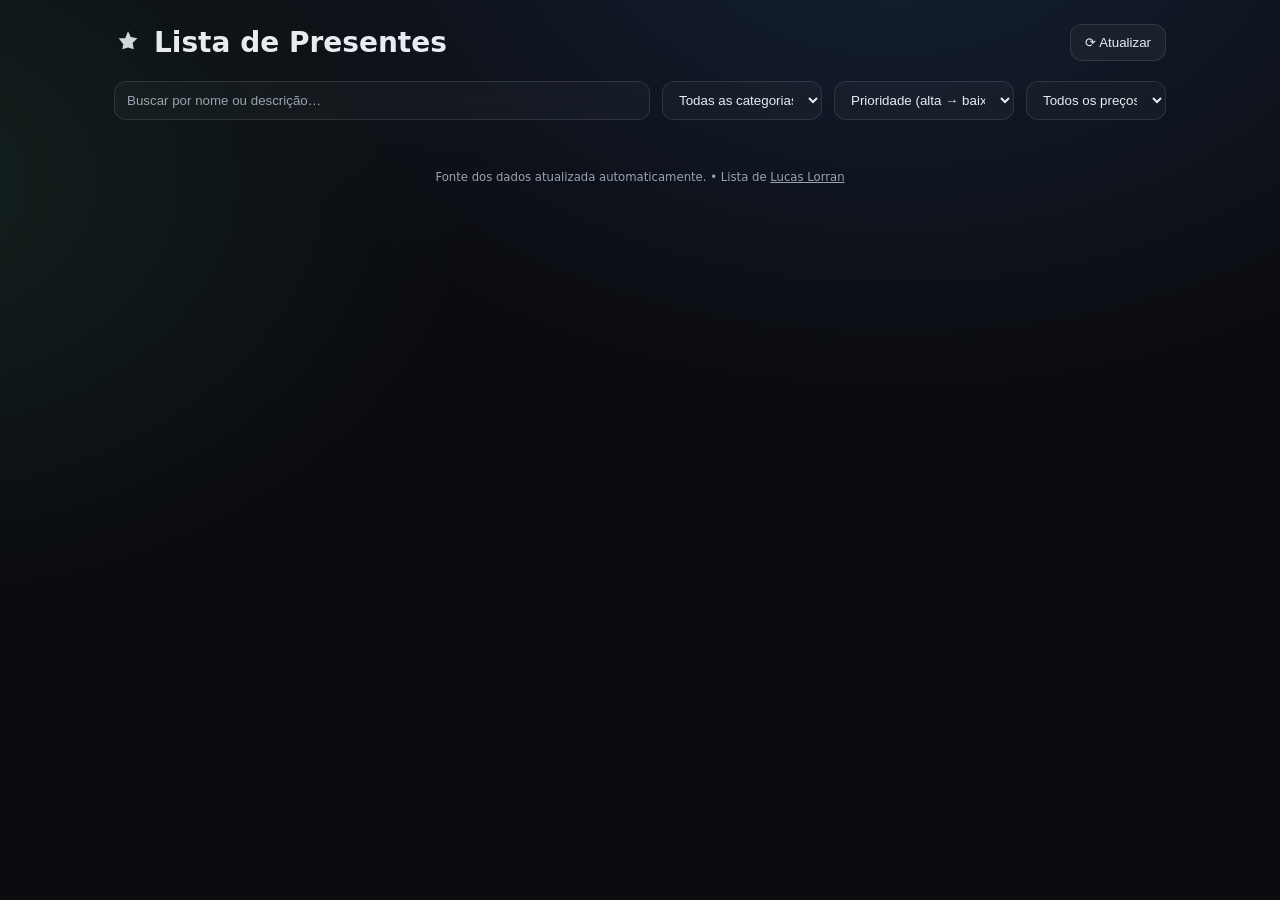
<file: index.html>
<!DOCTYPE html>
<html lang="pt-BR">
<head>
  <meta charset="utf-8" />
  <meta name="viewport" content="width=device-width, initial-scale=1" />
  <title>Lista de Presentes</title>
  <link href="https://static.vecteezy.com/system/resources/previews/015/693/011/non_2x/blue-gift-box-as-a-sign-of-christmas-greetings-these-assets-can-be-used-for-design-banners-advertisements-and-so-on-gift-box-illustration-files-free-png.png" rel="icon">
  <meta name="description" content="Lista de presentes dinâmica, atualizada a partir de um JSON hospedado em um Gist do GitHub." />

  <!--
    ✅ Como separar em arquivos:
      - Salve este arquivo como index.html
      - Tudo entre <style>...</style> pode ir para styles.css e ser linkado com:
          <link rel="stylesheet" href="styles.css">
      - Tudo entre <script>...</script> pode ir para app.js e ser linkado com:
          <script src="app.js" defer></script>
  -->

  <style>
    :root{
      --bg: #0b0c10;
      --card: #111317;
      --muted: #9aa3b2;
      --text: #e8ecf1;
      --accent: #22c55e; /* verde suave */
      --accent-2: #60a5fa; /* azul suave */
      --danger: #ef4444;
      --warning: #f59e0b;
      --radius: 16px;
      --shadow: 0 10px 30px rgba(0,0,0,.25);
    }

    * { box-sizing: border-box; }
    html, body { height: 100%; }
    body{
      margin:0; font-family: Inter, system-ui, -apple-system, Segoe UI, Roboto, Arial, "Noto Sans", "Helvetica Neue", sans-serif;
      background: radial-gradient(1200px 800px at 70% -10%, #142034 0%, transparent 60%),
                  radial-gradient(1000px 700px at -10% 20%, #13221f 0%, transparent 60%),
                  var(--bg);
      color: var(--text);
    }

    .wrap{ max-width: 1100px; margin: 0 auto; padding: 24px; }
    header{ display: flex; gap: 16px; align-items: center; justify-content: space-between; flex-wrap: wrap; margin-bottom: 20px; }
    .title{
      display:flex; align-items:center; gap:12px;
    }
    .badge{
      font-size: 12px; letter-spacing:.3px; text-transform: uppercase; color: #cbd5e1; background: rgba(148,163,184,.12);
      padding: 6px 10px; border-radius: 999px; border: 1px solid rgba(148,163,184,.18);
    }
    h1{ font-size: clamp(20px, 3vw, 28px); margin:0; font-weight: 700; }

    .toolbar{
      display: grid; grid-template-columns: 1fr; gap: 12px; width: 100%;
    }
    @media (min-width: 760px){
      .toolbar{ grid-template-columns: 1fr 160px 180px 140px; }
    }

    .control{
      background: rgba(255,255,255,.03); border: 1px solid rgba(148,163,184,.18); border-radius: 12px; padding: 10px 12px; color: var(--text);
      outline: none; backdrop-filter: blur(8px);
    }
    .control::placeholder{ color: var(--muted); }
    .btn{ cursor: pointer; border: 1px solid rgba(148,163,184,.18); background: #18212c; color: var(--text); padding: 10px 14px; border-radius: 12px; transition: transform .04s ease, background .2s ease; }
    .btn:hover{ background: #1b2633; }
    .btn:active{ transform: translateY(1px); }

    .grid{ display: grid; grid-template-columns: repeat(auto-fill, minmax(260px, 1fr)); gap: 16px; margin-top: 16px; }

    .card{
      background: linear-gradient(180deg, #0f1319 0%, #0e1014 100%);
      border: 1px solid rgba(148,163,184,.12);
      border-radius: var(--radius);
      overflow: hidden; box-shadow: var(--shadow); display:flex; flex-direction:column;
    }
    .thumb{ aspect-ratio: 16 / 10; width:100%; object-fit: cover; background:#0a0c0f; }
    .content{ padding: 14px; display:flex; flex-direction: column; gap: 10px; }

    .meta{ display:flex; align-items:center; gap: 8px; flex-wrap: wrap; }
    .pill{ font-size: 12px; padding: 4px 8px; border-radius: 999px; border:1px solid rgba(148,163,184,.18); color:#cbd5e1; }
    .pill.category{ background: rgba(96,165,250,.10); border-color: rgba(96,165,250,.25); }
    .pill.price{ background: rgba(34,197,94,.08); border-color: rgba(34,197,94,.25); }
    .pill.prio-alta{ background: rgba(239,68,68,.10); border-color: rgba(239,68,68,.35); color:#fecaca; }
    .pill.prio-media{ background: rgba(245,158,11,.10); border-color: rgba(245,158,11,.35); color:#fde68a; }
    .pill.prio-baixa{ background: rgba(148,163,184,.10); border-color: rgba(148,163,184,.25); }

    .actions{ display:flex; gap:8px; }
    .actions .btn.primary{ background: linear-gradient(180deg, #1e7f52, #169255); border: none; }
    .actions .btn.secondary{ background: #1c2330; }
    .actions .btn:disabled{ opacity:.6; cursor:not-allowed; }

    footer{ margin: 32px 0 16px; color: var(--muted); font-size: 14px; text-align:center; }
    .hidden{ display:none !important; }
    .empty{ text-align:center; color: var(--muted); padding: 40px 12px; border: 1px dashed rgba(148,163,184,.25); border-radius: 12px; background: rgba(255,255,255,.02); }
  </style>
</head>
<body>
  <div class="wrap">
    <header>
      <div class="title">
        <svg width="28" height="28" viewBox="0 0 24 24" fill="none" xmlns="http://www.w3.org/2000/svg" aria-hidden="true">
          <path d="M12 2l2.39 4.84L20 8l-4 3.9.94 5.48L12 15.77 7.06 17.38 8 13 4 8l5.61-.16L12 2z" fill="currentColor" opacity=".9"/>
        </svg>
        <div>
          <h1>Lista de Presentes</h1>
		<!-- <div class="badge">Atualiza a partir de um JSON em Gist</div> -->
        </div>
      </div>
      <button id="refreshBtn" class="btn" type="button" title="Atualizar">⟳ Atualizar</button>
    </header>

    <section class="toolbar" role="region" aria-label="Ferramentas de busca e filtro">
      <input id="search" class="control" type="search" placeholder="Buscar por nome ou descrição…" autocomplete="off" />
      <select id="category" class="control" title="Categoria">
        <option value="">Todas as categorias</option>
      </select>
      <select id="sort" class="control" title="Ordenar">
        <option value="prioridade-desc">Prioridade (alta → baixa)</option>
        <option value="preco-asc">Preço (menor → maior)</option>
        <option value="preco-desc">Preço (maior → menor)</option>
        <option value="nome-asc">Nome (A → Z)</option>
      </select>
      <select id="priceFilter" class="control" title="Faixa de preço">
        <option value="">Todos os preços</option>
        <option value="0-100">Até R$ 100</option>
        <option value="100-300">R$ 100–300</option>
        <option value="300-1000">R$ 300–1.000</option>
        <option value="1000-999999">Acima de R$ 1.000</option>
      </select>
    </section>

    <div id="emptyState" class="empty hidden">Nenhum item encontrado com os filtros atuais.</div>

    <main id="grid" class="grid" aria-live="polite"></main>

    <footer>
      <small>Fonte dos dados atualizada automaticamente. • Lista de <a href="https://lucaslorran.github.io" target="_blank" rel="noopener" style="color:inherit;">Lucas Lorran</a></small>
    </footer>
  </div>

  <script>
    // === CONFIGURAÇÃO ======================================
    const GIST_RAW_URL = "https://lucaslorran.github.io/site/dados.json";
	  
    // Caso tenha problemas de CORS ou queira fixar uma revisão específica, comente a linha acima
    // e descomente a linha abaixo (usa uma revisão exata). Atualize o hash quando editar o Gist.
    // const GIST_RAW_URL = "https://gist.githubusercontent.com/LucasLorran22/adac09cec148109558cde0971d470a78/raw/93f48a2d816954d3a2e27706087d96e443b6fbaf/lista_itens";

    // === UTILITÁRIOS =======================================
    const el = sel => document.querySelector(sel);
    const formatBRL = v => Number(v).toLocaleString('pt-BR', { style: 'currency', currency: 'BRL' });
    const prioridadeRank = p => ({ alta: 3, media: 2, baixa: 1 }[String(p).toLowerCase()] || 0);

    // === ESTADO ===========================================
    let state = {
      items: [],
      filtered: [],
      categories: new Set(),
      filters: { q: '', category: '', priceRange: '', sort: 'prioridade-desc' }
    };

    // === BUSCA ============================================
    async function fetchLista(){
      const res = await fetch(GIST_RAW_URL, { cache: 'no-store' });
      if(!res.ok) throw new Error(`Falha ao carregar JSON (${res.status})`);
      const data = await res.json();
      if(!Array.isArray(data)) throw new Error('O JSON deve ser um array de itens.');
      // Normaliza e coleta categorias
      state.categories = new Set();
      state.items = data.map((it, idx) => ({
        id: idx + 1,
        nome: it.nome ?? 'Item sem nome',
        descricao: it.descricao ?? '',
        preco: Number(it.preco ?? 0),
        categoria: (it.categoria ?? 'outros').toString(),
        link: (it.link ?? '').toString(),
        prioridade: (it.prioridade ?? 'baixa').toString().toLowerCase(),
        imagem: (it.imagem ?? '').toString()
      })).map(it => { state.categories.add(it.categoria); return it; });
      applyFilters();
      buildCategoryOptions();
    }

    // === RENDER ===========================================
    function buildCategoryOptions(){
      const select = el('#category');
      const current = select.value; // preserva seleção
      select.innerHTML = '<option value="">Todas as categorias</option>' +
        Array.from(state.categories).sort((a,b)=>a.localeCompare(b,'pt-BR')).map(c=>`<option value="${c}">${capitalize(c)}</option>`).join('');
      // restaura seleção se existir
      const exists = Array.from(select.options).some(o => o.value === current);
      if(exists) select.value = current;
    }

    function render(){
      const grid = el('#grid');
      grid.innerHTML = '';
      if(!state.filtered.length){
        el('#emptyState').classList.remove('hidden');
        return;
      }
      el('#emptyState').classList.add('hidden');

      const frag = document.createDocumentFragment();
      for(const item of state.filtered){
        frag.appendChild(card(item));
      }
      grid.appendChild(frag);
    }

    function card(item){
      const hasLink = !!item.link && item.link.startsWith('http');
      const imgSrc = item.imagem || `https://via.placeholder.com/640x400/111827/94a3b8?text=${encodeURIComponent(item.nome)}`;

      const root = document.createElement('article');
      root.className = 'card';
      root.innerHTML = `
        <img class="thumb" src="${imgSrc}" alt="Imagem de ${escapeHtml(item.nome)}" loading="lazy" onerror="this.src='https://via.placeholder.com/640x400/111827/94a3b8?text=Imagem+indispon%C3%ADvel'" />
        <div class="content">
          <h2 style="margin:0 0 2px; font-size:18px; line-height:1.2">${escapeHtml(item.nome)}</h2>
          <p style="margin:0; color: var(--muted); font-size: 14px;">${escapeHtml(item.descricao)}</p>
          <div class="meta">
            <span class="pill price">${formatBRL(item.preco)}</span>
            <span class="pill category">${capitalize(item.categoria)}</span>
            <span class="pill ${prioClass(item.prioridade)}">Prioridade: ${capitalize(item.prioridade)}</span>
          </div>
          <div class="actions">
            <button class="btn secondary" type="button" aria-label="Copiar nome do item" data-action="copy" data-name="${escapeAttr(item.nome)}">📋 Copiar nome</button>
            <a class="btn primary" ${hasLink ? `href="${item.link}" target="_blank" rel="noopener"` : 'tabindex="-1" aria-disabled="true"'}>
              🛒 ${hasLink ? 'Ver/Comprar' : 'Sem link'}
            </a>
          </div>
        </div>
      `;
      root.querySelector('[data-action="copy"]').addEventListener('click', async (ev)=>{
        try{
          await navigator.clipboard.writeText(item.nome);
          ev.currentTarget.textContent = '✔ Copiado!';
          setTimeout(()=> ev.currentTarget.textContent = '📋 Copiar nome', 1200);
        }catch(err){
          alert('Não foi possível copiar.');
        }
      });
      return root;
    }

    function prioClass(p){
      const val = String(p).toLowerCase();
      if(val === 'alta') return 'pill prio-alta';
      if(val === 'media' || val === 'média') return 'pill prio-media';
      return 'pill prio-baixa';
    }

    const capitalize = s => (s||'').charAt(0).toUpperCase() + (s||'').slice(1);
    const escapeHtml = s => String(s).replace(/[&<>"']/g, m => ({'&':'&amp;','<':'&lt;','>':'&gt;','"':'&quot;','\'':'&#39;'}[m]));
    const escapeAttr = s => String(s).replace(/"/g, '&quot;');

    // === FILTROS ==========================================
    function applyFilters(){
      const { q, category, priceRange, sort } = state.filters;
      let result = [...state.items];

      if(q){
        const needle = q.trim().toLowerCase();
        result = result.filter(it => (it.nome+" "+it.descricao).toLowerCase().includes(needle));
      }
      if(category){
        result = result.filter(it => it.categoria.toLowerCase() === category.toLowerCase());
      }
      if(priceRange){
        const [min, max] = priceRange.split('-').map(Number);
        result = result.filter(it => it.preco >= min && it.preco <= max);
      }

      // Ordenação
      if(sort === 'preco-asc') result.sort((a,b) => a.preco - b.preco);
      else if(sort === 'preco-desc') result.sort((a,b) => b.preco - a.preco);
      else if(sort === 'nome-asc') result.sort((a,b) => a.nome.localeCompare(b.nome, 'pt-BR'));
      else if(sort === 'prioridade-desc') result.sort((a,b) => prioridadeRank(b.prioridade) - prioridadeRank(a.prioridade));

      state.filtered = result;
      render();
    }

    // === EVENTOS ==========================================
    function wire(){
      el('#search').addEventListener('input', (e)=>{ state.filters.q = e.target.value; applyFilters(); });
      el('#category').addEventListener('change', (e)=>{ state.filters.category = e.target.value; applyFilters(); });
      el('#sort').addEventListener('change', (e)=>{ state.filters.sort = e.target.value; applyFilters(); });
      el('#priceFilter').addEventListener('change', (e)=>{ state.filters.priceRange = e.target.value; applyFilters(); });
      el('#refreshBtn').addEventListener('click', ()=> refresh());
    }

    async function refresh(){
      el('#refreshBtn').disabled = true;
      el('#refreshBtn').textContent = '⟳ Atualizando…';
      try{
        await fetchLista();
      }catch(err){
        console.error(err);
        alert('Erro ao atualizar a lista: ' + err.message);
      }finally{
        el('#refreshBtn').disabled = false;
        el('#refreshBtn').textContent = '⟳ Atualizar';
      }
    }

    // === START ============================================
    (async function init(){
      wire();
      await refresh();
    })();
  </script>
</body>
</html>
</file>
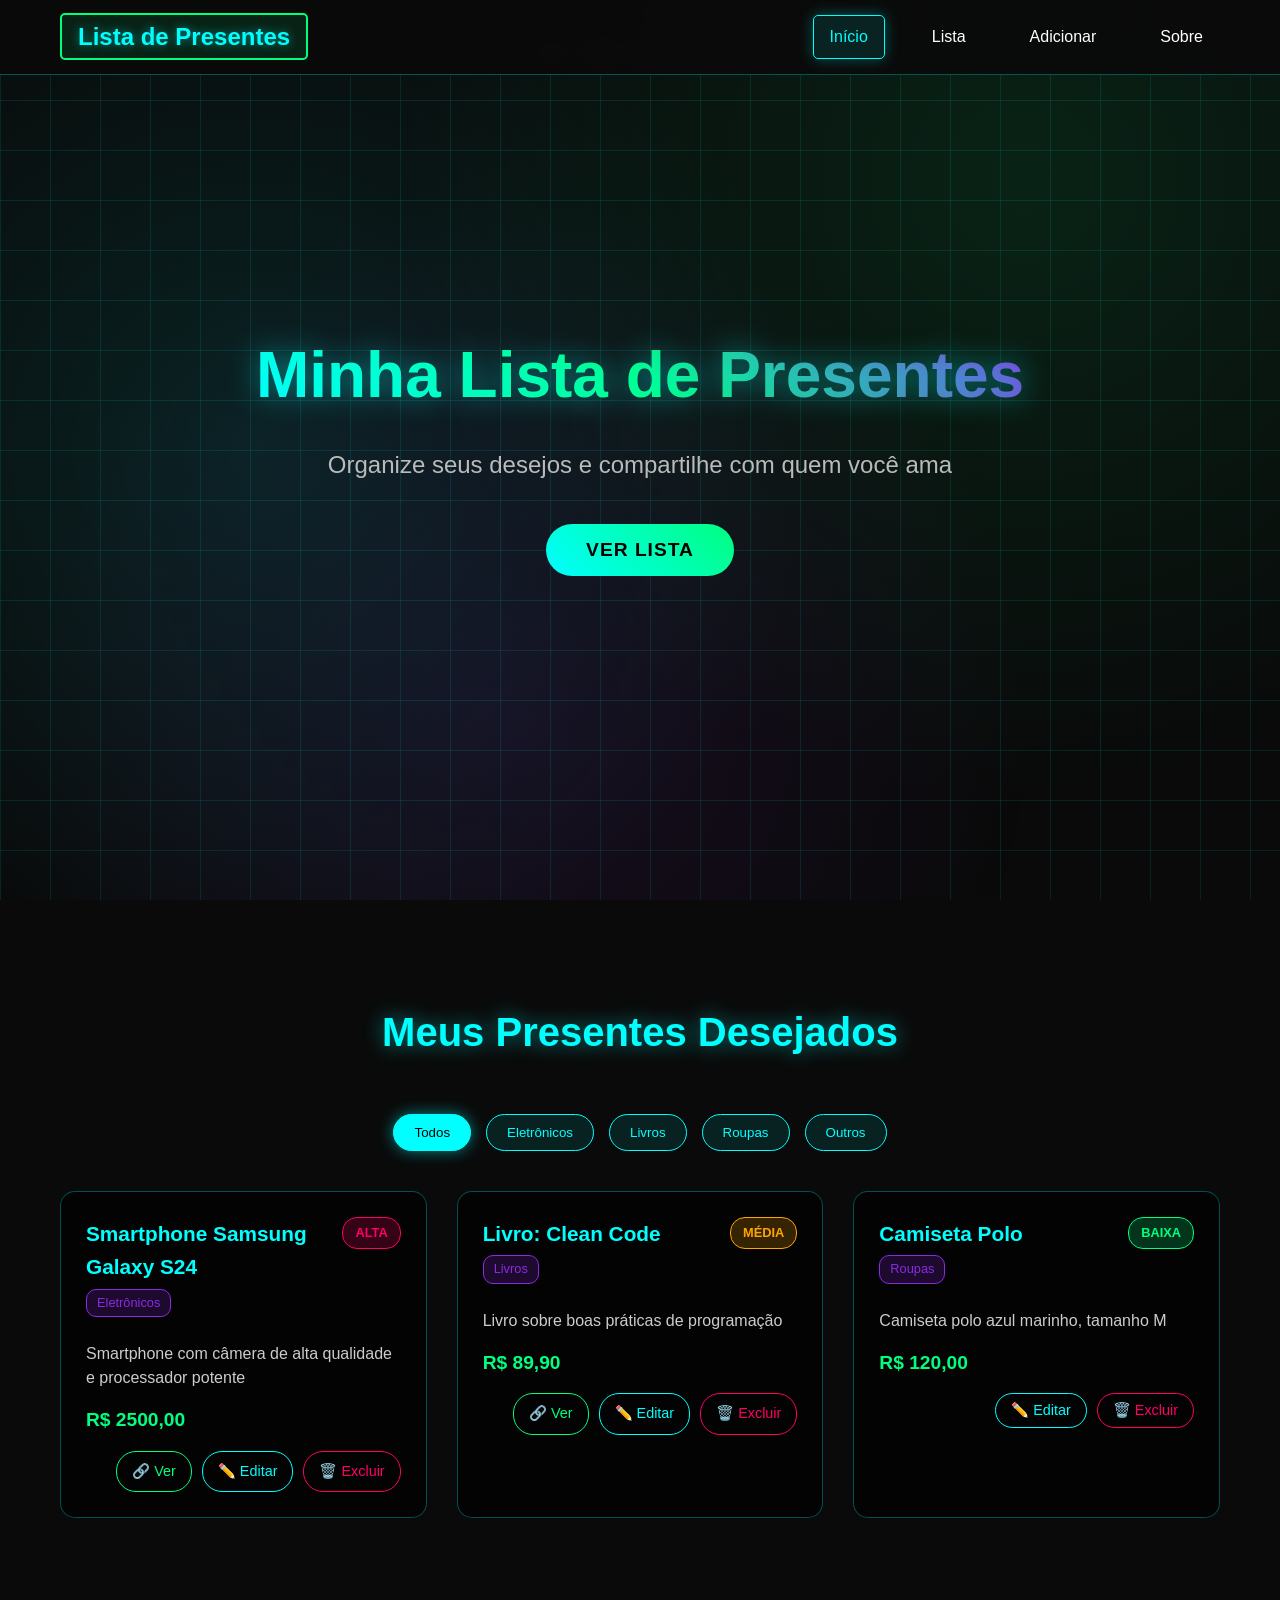
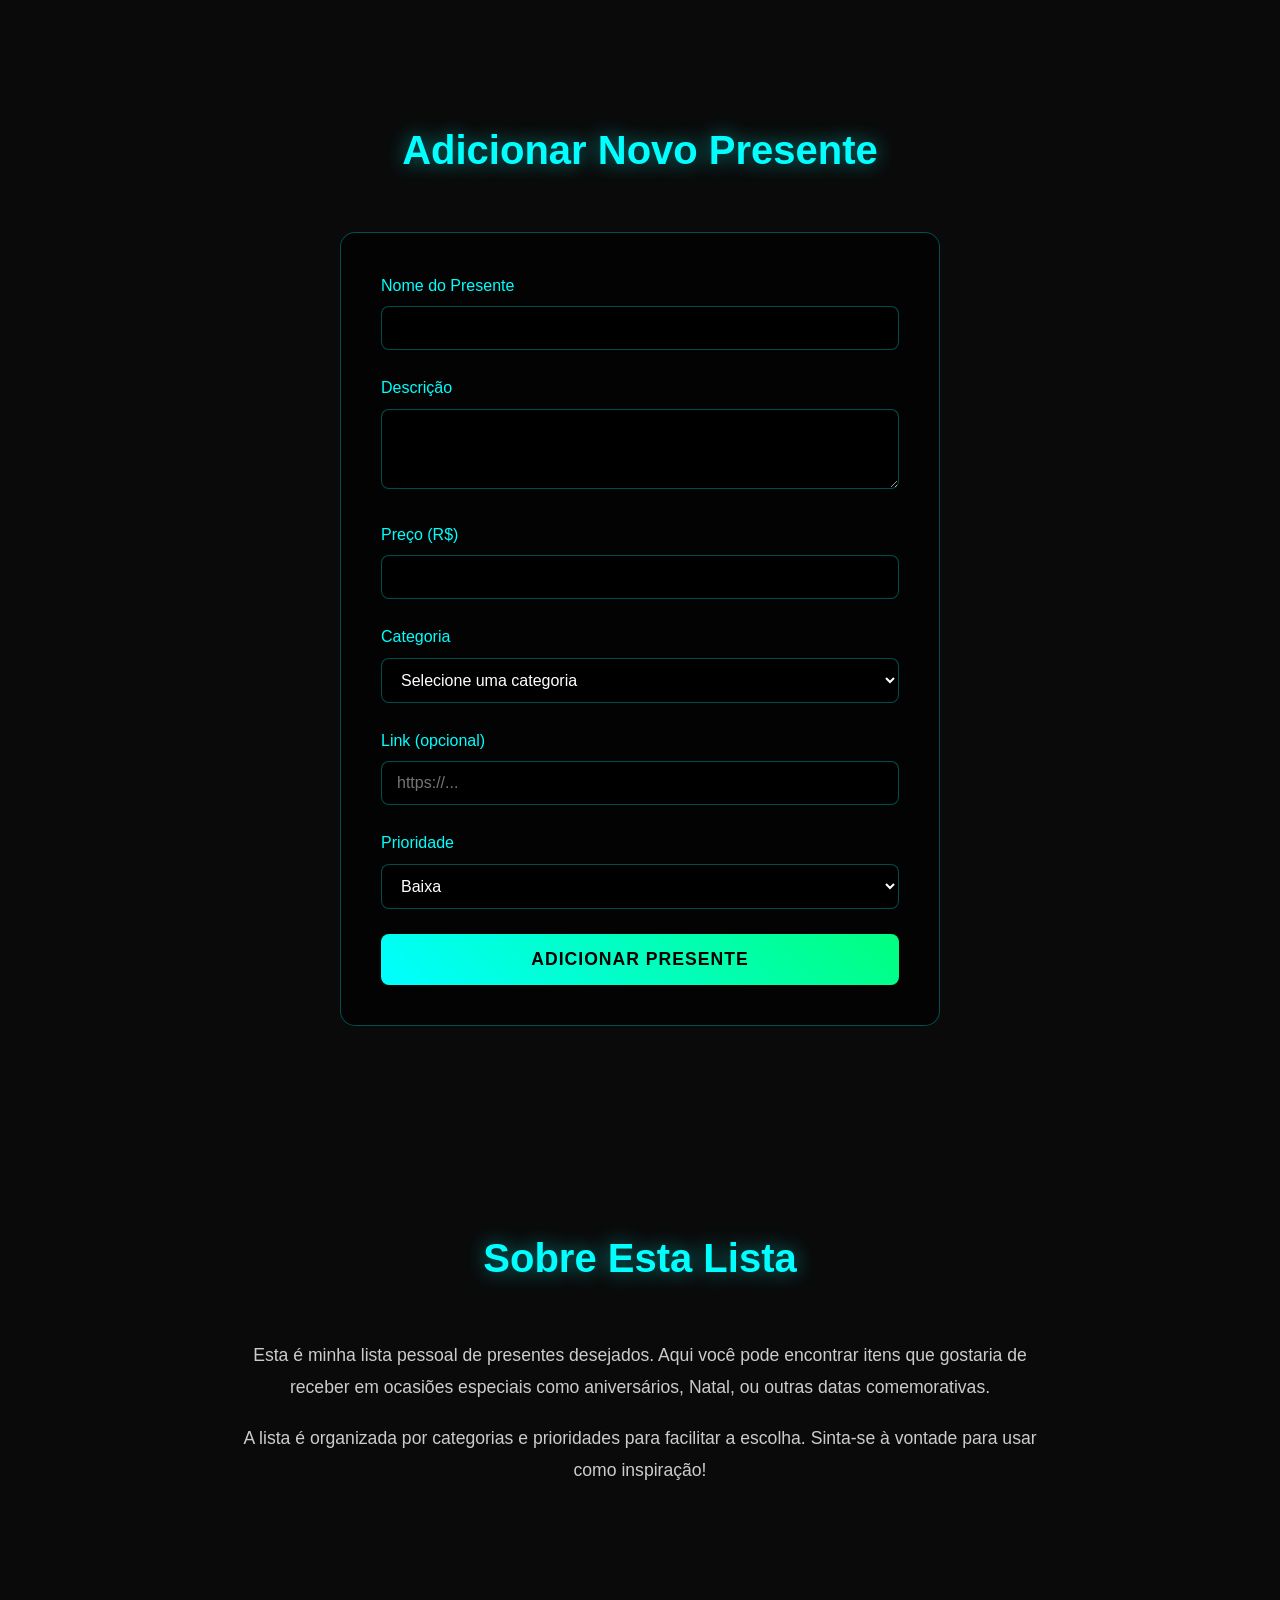
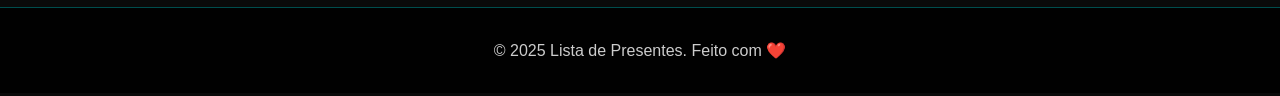
<file: old/index.html>
<!DOCTYPE html>
<html lang="pt-BR">
<head>
    <meta charset="UTF-8">
    <meta name="viewport" content="width=device-width, initial-scale=1.0">
	<link rel="icon" href="https://www.pngall.com/wp-content/uploads/2016/07/Birthday-Present-PNG.png" type="image/x-icon">
    <title>Lista de Presentes</title>
    <link rel="stylesheet" href="style.css">
	
</head>
<body>
    <div class="circuit-bg"></div>
    
    <header class="header">
        <div class="container">
            <div class="logo">
                <span class="logo-text">Lista de Presentes</span>
            </div>
            <nav class="nav">
                <a href="#home" class="nav-link active">Início</a>
                <a href="#lista" class="nav-link">Lista</a>
                <a href="#adicionar" class="nav-link">Adicionar</a>
                <a href="#sobre" class="nav-link">Sobre</a>
            </nav>
        </div>
    </header>

    <main>
        <section id="home" class="hero">
            <div class="container">
                <h1 class="hero-title">Minha Lista de Presentes</h1>
                <p class="hero-subtitle">Organize seus desejos e compartilhe com quem você ama</p>
                <button class="cta-button" onclick="scrollToSection('lista')">
                    Ver Lista
                    <span class="button-glow"></span>
                </button>
            </div>
        </section>

        <section id="lista" class="lista-section">
            <div class="container">
                <h2 class="section-title">Meus Presentes Desejados</h2>
                <div class="filter-controls">
                    <button class="filter-btn active" data-filter="todos">Todos</button>
                    <button class="filter-btn" data-filter="eletronicos">Eletrônicos</button>
                    <button class="filter-btn" data-filter="livros">Livros</button>
                    <button class="filter-btn" data-filter="roupas">Roupas</button>
                    <button class="filter-btn" data-filter="outros">Outros</button>
                </div>
                <div class="presentes-grid" id="presentesGrid">
                    <!-- Os presentes serão inseridos aqui via JavaScript -->
                </div>
            </div>
        </section>

        <section id="adicionar" class="adicionar-section">
            <div class="container">
                <h2 class="section-title">Adicionar Novo Presente</h2>
                <form class="presente-form" id="presenteForm">
                    <div class="form-group">
                        <label for="nome">Nome do Presente</label>
                        <input type="text" id="nome" name="nome" required>
                    </div>
                    <div class="form-group">
                        <label for="descricao">Descrição</label>
                        <textarea id="descricao" name="descricao" rows="3"></textarea>
                    </div>
                    <div class="form-group">
                        <label for="preco">Preço (R$)</label>
                        <input type="number" id="preco" name="preco" step="0.01" min="0">
                    </div>
                    <div class="form-group">
                        <label for="categoria">Categoria</label>
                        <select id="categoria" name="categoria" required>
                            <option value="">Selecione uma categoria</option>
                            <option value="eletronicos">Eletrônicos</option>
                            <option value="livros">Livros</option>
                            <option value="roupas">Roupas</option>
                            <option value="outros">Outros</option>
                        </select>
                    </div>
                    <div class="form-group">
                        <label for="link">Link (opcional)</label>
                        <input type="url" id="link" name="link" placeholder="https://...">
                    </div>
                    <div class="form-group">
                        <label for="prioridade">Prioridade</label>
                        <select id="prioridade" name="prioridade" required>
                            <option value="baixa">Baixa</option>
                            <option value="media">Média</option>
                            <option value="alta">Alta</option>
                        </select>
                    </div>
                    <button type="submit" class="submit-btn">
                        Adicionar Presente
                        <span class="button-glow"></span>
                    </button>
                </form>
            </div>
        </section>

        <section id="sobre" class="sobre-section">
            <div class="container">
                <h2 class="section-title">Sobre Esta Lista</h2>
                <div class="sobre-content">
                    <p>Esta é minha lista pessoal de presentes desejados. Aqui você pode encontrar itens que gostaria de receber em ocasiões especiais como aniversários, Natal, ou outras datas comemorativas.</p>
                    <p>A lista é organizada por categorias e prioridades para facilitar a escolha. Sinta-se à vontade para usar como inspiração!</p>
                </div>
            </div>
        </section>
    </main>

    <footer class="footer">
        <div class="container">
            <p>&copy; 2025 Lista de Presentes. Feito com ❤️</p>
        </div>
    </footer>

    <!-- Modal para editar presente -->
    <div id="editModal" class="modal">
        <div class="modal-content">
            <span class="close">&times;</span>
            <h3>Editar Presente</h3>
            <form id="editForm">
                <div class="form-group">
                    <label for="editNome">Nome do Presente</label>
                    <input type="text" id="editNome" name="nome" required>
                </div>
                <div class="form-group">
                    <label for="editDescricao">Descrição</label>
                    <textarea id="editDescricao" name="descricao" rows="3"></textarea>
                </div>
                <div class="form-group">
                    <label for="editPreco">Preço (R$)</label>
                    <input type="number" id="editPreco" name="preco" step="0.01" min="0">
                </div>
                <div class="form-group">
                    <label for="editCategoria">Categoria</label>
                    <select id="editCategoria" name="categoria" required>
                        <option value="eletronicos">Eletrônicos</option>
                        <option value="livros">Livros</option>
                        <option value="roupas">Roupas</option>
                        <option value="outros">Outros</option>
                    </select>
                </div>
                <div class="form-group">
                    <label for="editLink">Link (opcional)</label>
                    <input type="url" id="editLink" name="link" placeholder="https://...">
                </div>
                <div class="form-group">
                    <label for="editPrioridade">Prioridade</label>
                    <select id="editPrioridade" name="prioridade" required>
                        <option value="baixa">Baixa</option>
                        <option value="media">Média</option>
                        <option value="alta">Alta</option>
                    </select>
                </div>
                <button type="submit" class="submit-btn">
                    Salvar Alterações
                    <span class="button-glow"></span>
                </button>
            </form>
        </div>
    </div>

    <script src="script.js"></script>
</body>
</html>
</file>
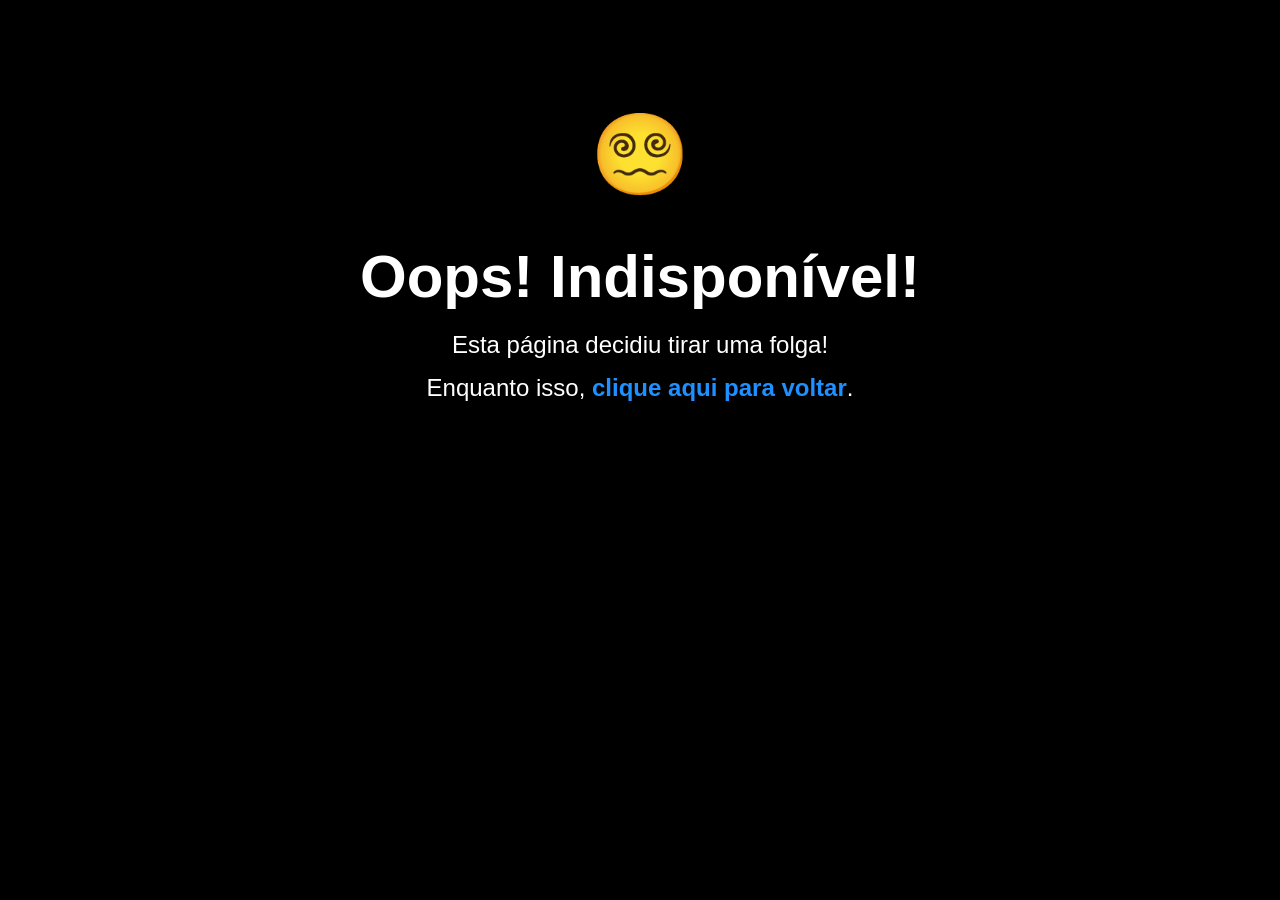
<file: pagina_indisponivel.html>
<!DOCTYPE html>
<html lang="pt-BR">
<head>
    <meta charset="UTF-8">
    <meta name="viewport" content="width=device-width, initial-scale=1.0">
    <title>Página Indisponível</title>
    <style>
        body {
            background-color: #000;
            color: #fff;
            font-family: 'Arial', sans-serif;
            text-align: center;
            padding: 100px;
        }

        h1 {
            font-size: 60px;
            margin-bottom: 20px;
        }

        p {
            font-size: 24px;
            margin: 15px 0;
        }

        a {
            color: #1e90ff;
            text-decoration: none;
            font-weight: bold;
        }

        a:hover {
            text-decoration: underline;
        }

        .emoji {
            font-size: 80px;
        }
    </style>
</head>
<body>

    <div class="emoji">😵‍💫</div>
    <h1>Oops! Indisponível!</h1>
    <p>Esta página decidiu tirar uma folga!</p>
    <p>Enquanto isso, <a href="#">clique aqui para voltar</a>.</p>

</body>
</html>
</file>
<file: old/style.css>
/* Reset e configurações básicas */
* {
    margin: 0;
    padding: 0;
    box-sizing: border-box;
}

body {
    font-family: 'Segoe UI', Tahoma, Geneva, Verdana, sans-serif;
    background: #0a0a0a;
    color: #ffffff;
    line-height: 1.6;
    overflow-x: hidden;
}

.container {
    max-width: 1200px;
    margin: 0 auto;
    padding: 0 20px;
}

/* Background com circuitos */
.circuit-bg {
    position: fixed;
    top: 0;
    left: 0;
    width: 100%;
    height: 100%;
    background: 
        radial-gradient(circle at 20% 50%, rgba(0, 255, 255, 0.1) 0%, transparent 50%),
        radial-gradient(circle at 80% 20%, rgba(0, 255, 127, 0.1) 0%, transparent 50%),
        radial-gradient(circle at 40% 80%, rgba(138, 43, 226, 0.1) 0%, transparent 50%);
    background-size: 100% 100%;
    z-index: -2;
}

.circuit-bg::before {
    content: '';
    position: absolute;
    top: 0;
    left: 0;
    width: 100%;
    height: 100%;
    background-image: 
        linear-gradient(90deg, rgba(0, 255, 255, 0.1) 1px, transparent 1px),
        linear-gradient(rgba(0, 255, 255, 0.1) 1px, transparent 1px);
    background-size: 50px 50px;
    animation: circuitMove 20s linear infinite;
    z-index: -1;
}

@keyframes circuitMove {
    0% { transform: translate(0, 0); }
    100% { transform: translate(50px, 50px); }
}

/* Header */
.header {
    position: fixed;
    top: 0;
    left: 0;
    width: 100%;
    background: rgba(10, 10, 10, 0.95);
    backdrop-filter: blur(10px);
    border-bottom: 1px solid rgba(0, 255, 255, 0.3);
    z-index: 1000;
    padding: 15px 0;
}

.header .container {
    display: flex;
    justify-content: space-between;
    align-items: center;
}

.logo-text {
    font-size: 24px;
    font-weight: bold;
    color: #00ffff;
    text-shadow: 0 0 10px rgba(0, 255, 255, 0.5);
    border: 2px solid #00ff7f;
    padding: 8px 16px;
    border-radius: 5px;
    background: rgba(0, 255, 127, 0.1);
}

.nav {
    display: flex;
    gap: 30px;
}

.nav-link {
    color: #ffffff;
    text-decoration: none;
    padding: 8px 16px;
    border-radius: 5px;
    transition: all 0.3s ease;
    position: relative;
    border: 1px solid transparent;
}

.nav-link:hover,
.nav-link.active {
    color: #00ffff;
    border-color: #00ffff;
    box-shadow: 0 0 15px rgba(0, 255, 255, 0.3);
    background: rgba(0, 255, 255, 0.1);
}

/* Hero Section */
.hero {
    min-height: 100vh;
    display: flex;
    align-items: center;
    justify-content: center;
    text-align: center;
    position: relative;
}

.hero-title {
    font-size: 4rem;
    font-weight: bold;
    margin-bottom: 20px;
    background: linear-gradient(45deg, #00ffff, #00ff7f, #8a2be2);
    background-clip: text;
    -webkit-background-clip: text;
    -webkit-text-fill-color: transparent;
    text-shadow: 0 0 30px rgba(0, 255, 255, 0.5);
    animation: titleGlow 3s ease-in-out infinite alternate;
}

@keyframes titleGlow {
    0% { filter: brightness(1); }
    100% { filter: brightness(1.2); }
}

.hero-subtitle {
    font-size: 1.5rem;
    color: #cccccc;
    margin-bottom: 40px;
    opacity: 0.9;
}

.cta-button {
    background: linear-gradient(45deg, #00ffff, #00ff7f);
    color: #000000;
    border: none;
    padding: 15px 40px;
    font-size: 1.2rem;
    font-weight: bold;
    border-radius: 50px;
    cursor: pointer;
    position: relative;
    overflow: hidden;
    transition: all 0.3s ease;
    text-transform: uppercase;
    letter-spacing: 1px;
}

.cta-button:hover {
    transform: translateY(-3px);
    box-shadow: 0 10px 30px rgba(0, 255, 255, 0.4);
}

.button-glow {
    position: absolute;
    top: 0;
    left: -100%;
    width: 100%;
    height: 100%;
    background: linear-gradient(90deg, transparent, rgba(255, 255, 255, 0.4), transparent);
    transition: left 0.5s;
}

.cta-button:hover .button-glow {
    left: 100%;
}

/* Sections */
section {
    padding: 100px 0;
    position: relative;
}

.section-title {
    font-size: 2.5rem;
    text-align: center;
    margin-bottom: 50px;
    color: #00ffff;
    text-shadow: 0 0 20px rgba(0, 255, 255, 0.5);
}

/* Lista Section */
.filter-controls {
    display: flex;
    justify-content: center;
    gap: 15px;
    margin-bottom: 40px;
    flex-wrap: wrap;
}

.filter-btn {
    background: rgba(0, 255, 255, 0.1);
    color: #00ffff;
    border: 1px solid #00ffff;
    padding: 10px 20px;
    border-radius: 25px;
    cursor: pointer;
    transition: all 0.3s ease;
    font-weight: 500;
}

.filter-btn:hover,
.filter-btn.active {
    background: #00ffff;
    color: #000000;
    box-shadow: 0 0 15px rgba(0, 255, 255, 0.5);
}

.presentes-grid {
    display: grid;
    grid-template-columns: repeat(auto-fit, minmax(300px, 1fr));
    gap: 30px;
    margin-top: 40px;
}

.presente-card {
    background: rgba(0, 0, 0, 0.7);
    border: 1px solid rgba(0, 255, 255, 0.3);
    border-radius: 15px;
    padding: 25px;
    transition: all 0.3s ease;
    position: relative;
    overflow: hidden;
}

.presente-card::before {
    content: '';
    position: absolute;
    top: 0;
    left: 0;
    width: 100%;
    height: 2px;
    background: linear-gradient(90deg, #00ffff, #00ff7f, #8a2be2);
    transform: scaleX(0);
    transition: transform 0.3s ease;
}

.presente-card:hover::before {
    transform: scaleX(1);
}

.presente-card:hover {
    transform: translateY(-10px);
    border-color: #00ffff;
    box-shadow: 0 15px 40px rgba(0, 255, 255, 0.2);
}

.presente-header {
    display: flex;
    justify-content: space-between;
    align-items: flex-start;
    margin-bottom: 15px;
}

.presente-nome {
    font-size: 1.3rem;
    font-weight: bold;
    color: #00ffff;
    margin-bottom: 5px;
}

.presente-prioridade {
    padding: 5px 12px;
    border-radius: 15px;
    font-size: 0.8rem;
    font-weight: bold;
    text-transform: uppercase;
}

.prioridade-alta {
    background: rgba(255, 0, 100, 0.2);
    color: #ff0064;
    border: 1px solid #ff0064;
}

.prioridade-media {
    background: rgba(255, 165, 0, 0.2);
    color: #ffa500;
    border: 1px solid #ffa500;
}

.prioridade-baixa {
    background: rgba(0, 255, 127, 0.2);
    color: #00ff7f;
    border: 1px solid #00ff7f;
}

.presente-categoria {
    background: rgba(138, 43, 226, 0.2);
    color: #8a2be2;
    padding: 3px 10px;
    border-radius: 10px;
    font-size: 0.8rem;
    display: inline-block;
    margin-bottom: 10px;
    border: 1px solid #8a2be2;
}

.presente-descricao {
    color: #cccccc;
    margin-bottom: 15px;
    line-height: 1.5;
}

.presente-preco {
    font-size: 1.2rem;
    font-weight: bold;
    color: #00ff7f;
    margin-bottom: 15px;
}

.presente-actions {
    display: flex;
    gap: 10px;
    justify-content: flex-end;
}

.action-btn {
    background: none;
    border: 1px solid;
    padding: 8px 15px;
    border-radius: 20px;
    cursor: pointer;
    font-size: 0.9rem;
    transition: all 0.3s ease;
    text-decoration: none;
    display: inline-flex;
    align-items: center;
    gap: 5px;
}

.edit-btn {
    color: #00ffff;
    border-color: #00ffff;
}

.edit-btn:hover {
    background: #00ffff;
    color: #000000;
}

.delete-btn {
    color: #ff0064;
    border-color: #ff0064;
}

.delete-btn:hover {
    background: #ff0064;
    color: #ffffff;
}

.link-btn {
    color: #00ff7f;
    border-color: #00ff7f;
}

.link-btn:hover {
    background: #00ff7f;
    color: #000000;
}

/* Form Section */
.presente-form {
    max-width: 600px;
    margin: 0 auto;
    background: rgba(0, 0, 0, 0.7);
    padding: 40px;
    border-radius: 15px;
    border: 1px solid rgba(0, 255, 255, 0.3);
}

.form-group {
    margin-bottom: 25px;
}

.form-group label {
    display: block;
    margin-bottom: 8px;
    color: #00ffff;
    font-weight: 500;
}

.form-group input,
.form-group textarea,
.form-group select {
    width: 100%;
    padding: 12px 15px;
    background: rgba(0, 0, 0, 0.8);
    border: 1px solid rgba(0, 255, 255, 0.3);
    border-radius: 8px;
    color: #ffffff;
    font-size: 1rem;
    transition: all 0.3s ease;
}

.form-group input:focus,
.form-group textarea:focus,
.form-group select:focus {
    outline: none;
    border-color: #00ffff;
    box-shadow: 0 0 10px rgba(0, 255, 255, 0.3);
}

.submit-btn {
    width: 100%;
    background: linear-gradient(45deg, #00ffff, #00ff7f);
    color: #000000;
    border: none;
    padding: 15px;
    font-size: 1.1rem;
    font-weight: bold;
    border-radius: 8px;
    cursor: pointer;
    position: relative;
    overflow: hidden;
    transition: all 0.3s ease;
    text-transform: uppercase;
    letter-spacing: 1px;
}

.submit-btn:hover {
    transform: translateY(-2px);
    box-shadow: 0 8px 25px rgba(0, 255, 255, 0.4);
}

/* Sobre Section */
.sobre-content {
    max-width: 800px;
    margin: 0 auto;
    text-align: center;
}

.sobre-content p {
    font-size: 1.1rem;
    color: #cccccc;
    margin-bottom: 20px;
    line-height: 1.8;
}

/* Footer */
.footer {
    background: rgba(0, 0, 0, 0.9);
    border-top: 1px solid rgba(0, 255, 255, 0.3);
    padding: 30px 0;
    text-align: center;
    color: #cccccc;
}

/* Modal */
.modal {
    display: none;
    position: fixed;
    z-index: 2000;
    left: 0;
    top: 0;
    width: 100%;
    height: 100%;
    background-color: rgba(0, 0, 0, 0.8);
    backdrop-filter: blur(5px);
}

.modal-content {
    background: rgba(10, 10, 10, 0.95);
    margin: 5% auto;
    padding: 30px;
    border: 1px solid rgba(0, 255, 255, 0.3);
    border-radius: 15px;
    width: 90%;
    max-width: 600px;
    position: relative;
}

.close {
    color: #cccccc;
    float: right;
    font-size: 28px;
    font-weight: bold;
    cursor: pointer;
    transition: color 0.3s ease;
}

.close:hover {
    color: #00ffff;
}

.modal h3 {
    color: #00ffff;
    margin-bottom: 25px;
    text-align: center;
}

/* Animações de entrada */
.presente-card {
    animation: slideInUp 0.6s ease-out;
}

@keyframes slideInUp {
    from {
        opacity: 0;
        transform: translateY(30px);
    }
    to {
        opacity: 1;
        transform: translateY(0);
    }
}

/* Responsividade */
@media (max-width: 768px) {
    .hero-title {
        font-size: 2.5rem;
    }
    
    .hero-subtitle {
        font-size: 1.2rem;
    }
    
    .nav {
        flex-direction: column;
        gap: 10px;
    }
    
    .header .container {
        flex-direction: column;
        gap: 20px;
    }
    
    .filter-controls {
        justify-content: center;
    }
    
    .presente-actions {
        flex-direction: column;
    }
    
    .presentes-grid {
        grid-template-columns: 1fr;
    }
    
    .presente-form {
        padding: 20px;
    }
}

@media (max-width: 480px) {
    .hero-title {
        font-size: 2rem;
    }
    
    .section-title {
        font-size: 2rem;
    }
    
    .container {
        padding: 0 15px;
    }
}
</file>
